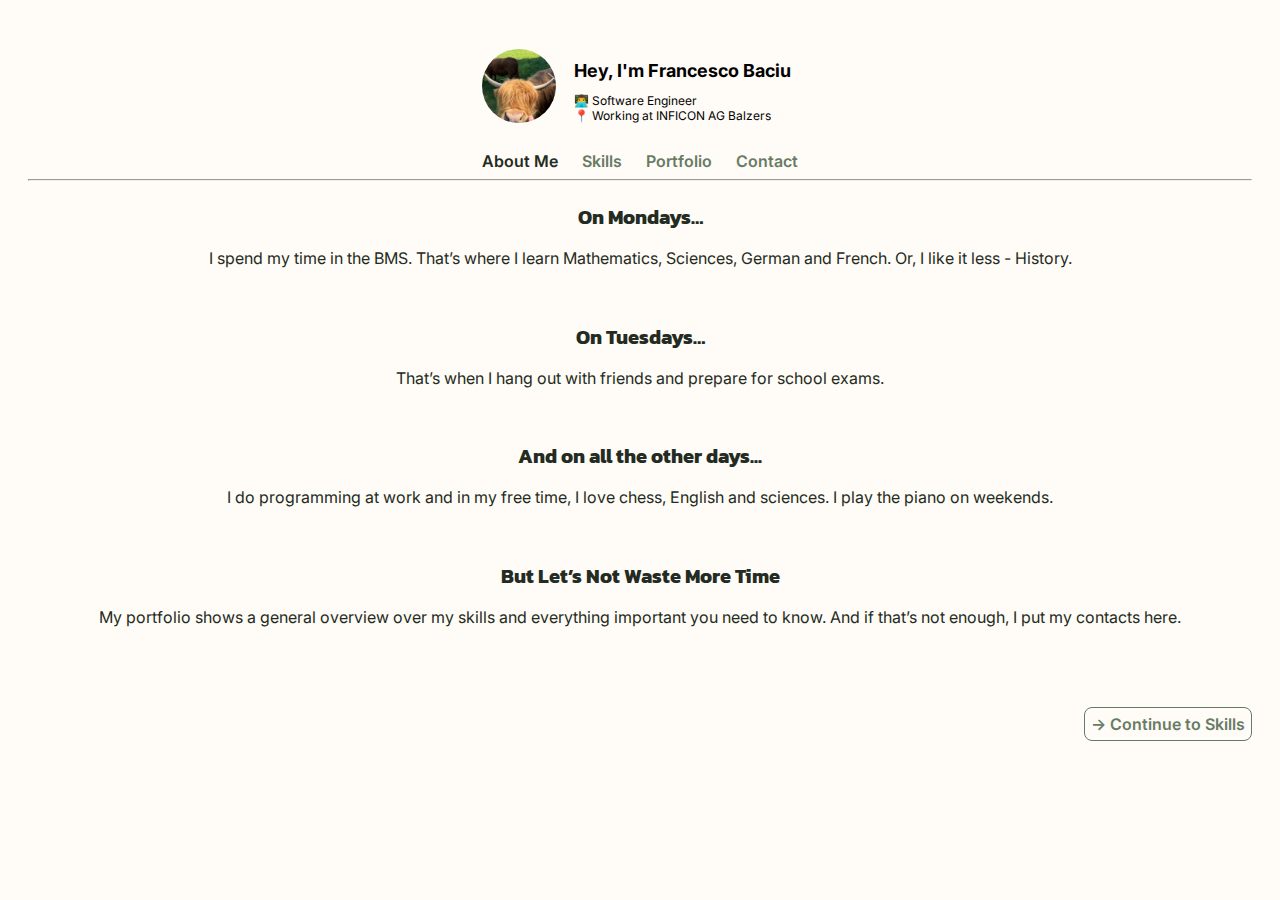
<file: index.html>
<!DOCTYPE html>
<html lang="en">
<head>
    <meta charset="UTF-8">
    <meta name="viewport" content="width=device-width, initial-scale=1.0">
    <title>About Me | Francesco Baciu</title>
    <link rel="stylesheet" href="style.css">
    <link rel="stylesheet" href="nav.css">
    <link rel="stylesheet" href="fonts.css">
    <link rel="stylesheet" href="index.css">
</head>
<body>
    <section class="nav-container">
        <header>
            <div class="profile">
                <img src="/img/profile.jpeg" alt="profile picture" class="profile" />
            </div>
            <div class="nav-introduction">
                <div>
                    <h1>Hey, I'm Francesco Baciu</h1>

                    <div class="nav-introduction-bullet">
                        <span>👨‍💻 Software Engineer</span>
                        <span>📍 Working at INFICON AG Balzers</span>
                    </div>
                </div>
                <div>

                </div>
            </div>
        </header>
        <nav class="nav-items">
            <a href="/" id="nav-item-active">About Me</a>
            <a href="/skills.html">Skills</a>
            <a href="/portfolio.html">Portfolio</a>
            <a href="/contact.html">Contact</a>
        </nav>
    </section>
    <hr />


    <main>
        <article>
            <h1>On Mondays…</h1>
            <p>I spend my time in the BMS. That’s where I learn Mathematics, Sciences, German and French. Or, I like it less - History.</p>
        </article>
        <article>
            <h1>On Tuesdays…</h1>
            <p>That’s when I hang out with friends and prepare for school exams.</p>
        </article>
        <article>
            <h1>And on all the other days...</h1>
            <p>I do programming at work and in my free time, I love chess, English and sciences. I play the piano on weekends.</p>
        </article>
        <article>
            <h1>But Let’s Not Waste More Time</h1>
            <p>My portfolio shows a general overview over my skills and everything important you need to know. And if that’s not enough, I put my contacts here.</p>
        </article>
    </main>

    <div class="justify-right">
        <a href="skills.html" class="continue">Continue to Skills</a>
    </div>
</body>
</html>
</file>
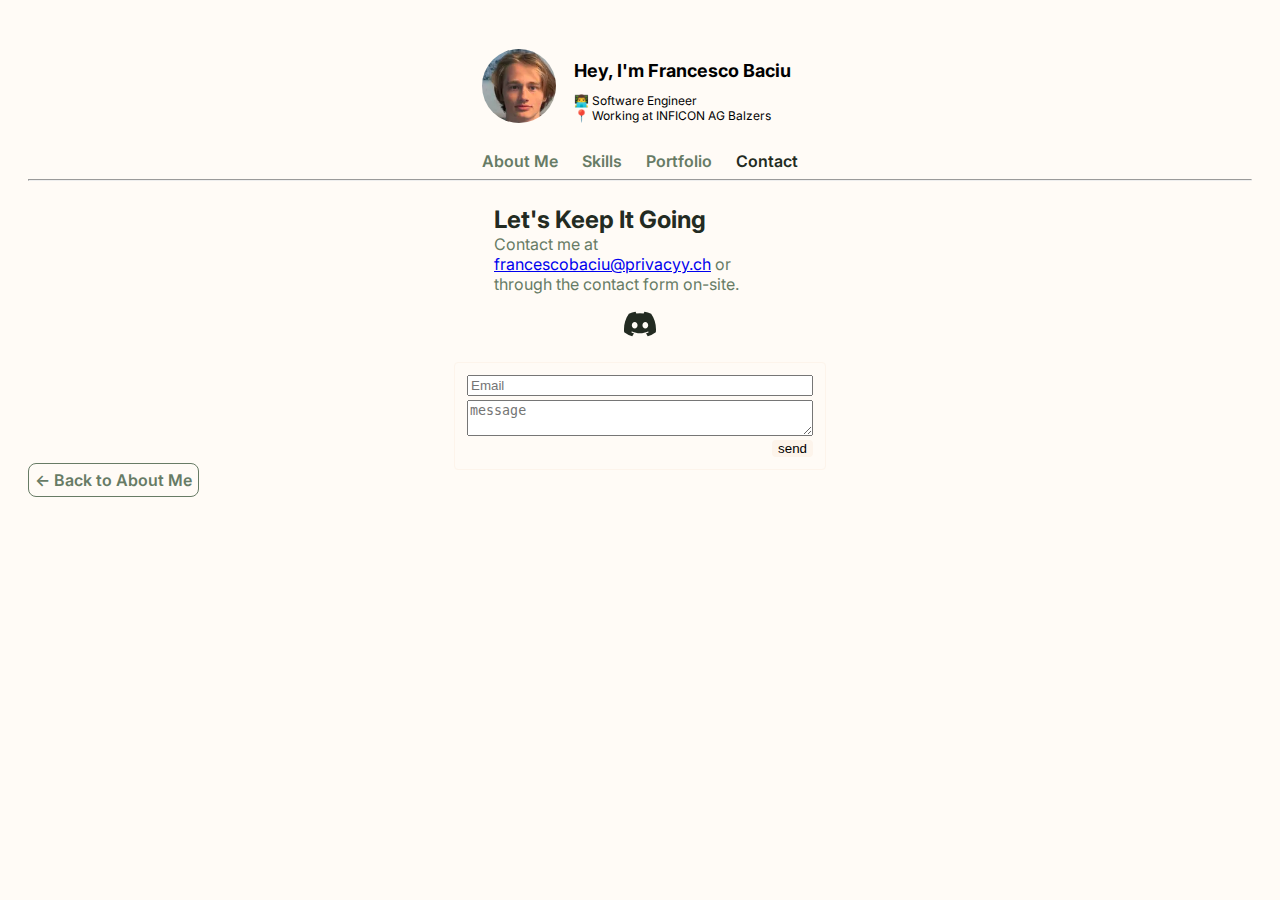
<file: contact.html>
<!DOCTYPE html>
<html lang="en">
<head>
    <meta charset="UTF-8">
    <meta name="viewport" content="width=device-width, initial-scale=1.0">
    <title>About Me | Francesco Baciu</title>
    <link rel="stylesheet" href="style.css">
    <link rel="stylesheet" href="nav.css">
    <link rel="stylesheet" href="fonts.css">
    <link rel="stylesheet" href="contact.css">
</head>
<body>
    <section class="nav-container">
        <header>
            <div class="profile">
                <img src="img/profile.webp" alt="profile picture" class="profile" />
            </div>
            <div class="nav-introduction">
                <div>
                    <h1>Hey, I'm Francesco Baciu</h1>

                    <div class="nav-introduction-bullet">
                        <span>👨‍💻 Software Engineer</span>
                        <span>📍 Working at INFICON AG Balzers</span>
                    </div>
                </div>
                <div>

                </div>
            </div>
        </header>
        <nav class="nav-items">
            <a href="/">About Me</a>
            <a href="/skills.html">Skills</a>
            <a href="/portfolio.html">Portfolio</a>
            <a href="/contact.html" id="nav-item-active">Contact</a>
        </nav>
    </section>
    <hr />


    <main>
        <div class="header">
            <h1 class="">Let's Keep It Going</h1>
            <span>Contact me at <a href="mailto:francescobaciu@privacyy.ch">francescobaciu@privacyy.ch</a> or through the contact form on-site.</span>
        </div>

        <div style="scale: 2;" onclick="alert('https://discordapp.com/users/<userid>')">
            <svg xmlns="http://www.w3.org/2000/svg" width="16" height="16" fill="currentColor" class="bi bi-discord" viewBox="0 0 16 16">
                <path d="M13.545 2.907a13.2 13.2 0 0 0-3.257-1.011.05.05 0 0 0-.052.025c-.141.25-.297.577-.406.833a12.2 12.2 0 0 0-3.658 0 8 8 0 0 0-.412-.833.05.05 0 0 0-.052-.025c-1.125.194-2.22.534-3.257 1.011a.04.04 0 0 0-.021.018C.356 6.024-.213 9.047.066 12.032q.003.022.021.037a13.3 13.3 0 0 0 3.995 2.02.05.05 0 0 0 .056-.019q.463-.63.818-1.329a.05.05 0 0 0-.01-.059l-.018-.011a9 9 0 0 1-1.248-.595.05.05 0 0 1-.02-.066l.015-.019q.127-.095.248-.195a.05.05 0 0 1 .051-.007c2.619 1.196 5.454 1.196 8.041 0a.05.05 0 0 1 .053.007q.121.1.248.195a.05.05 0 0 1-.004.085 8 8 0 0 1-1.249.594.05.05 0 0 0-.03.03.05.05 0 0 0 .003.041c.24.465.515.909.817 1.329a.05.05 0 0 0 .056.019 13.2 13.2 0 0 0 4.001-2.02.05.05 0 0 0 .021-.037c.334-3.451-.559-6.449-2.366-9.106a.03.03 0 0 0-.02-.019m-8.198 7.307c-.789 0-1.438-.724-1.438-1.612s.637-1.613 1.438-1.613c.807 0 1.45.73 1.438 1.613 0 .888-.637 1.612-1.438 1.612m5.316 0c-.788 0-1.438-.724-1.438-1.612s.637-1.613 1.438-1.613c.807 0 1.451.73 1.438 1.613 0 .888-.631 1.612-1.438 1.612"/>
            </svg>
        </div>

        <form>
            <input name="email" required type="email" placeholder="Email" />
            <textarea name="message" required type="text" placeholder="message"></textarea>
            <div class="justify-right">
                <button>send</button>
            </div>
        </form>
    </main>

    <a href="/" class="continue">Back to About Me</a>
</body>
</html>
</file>
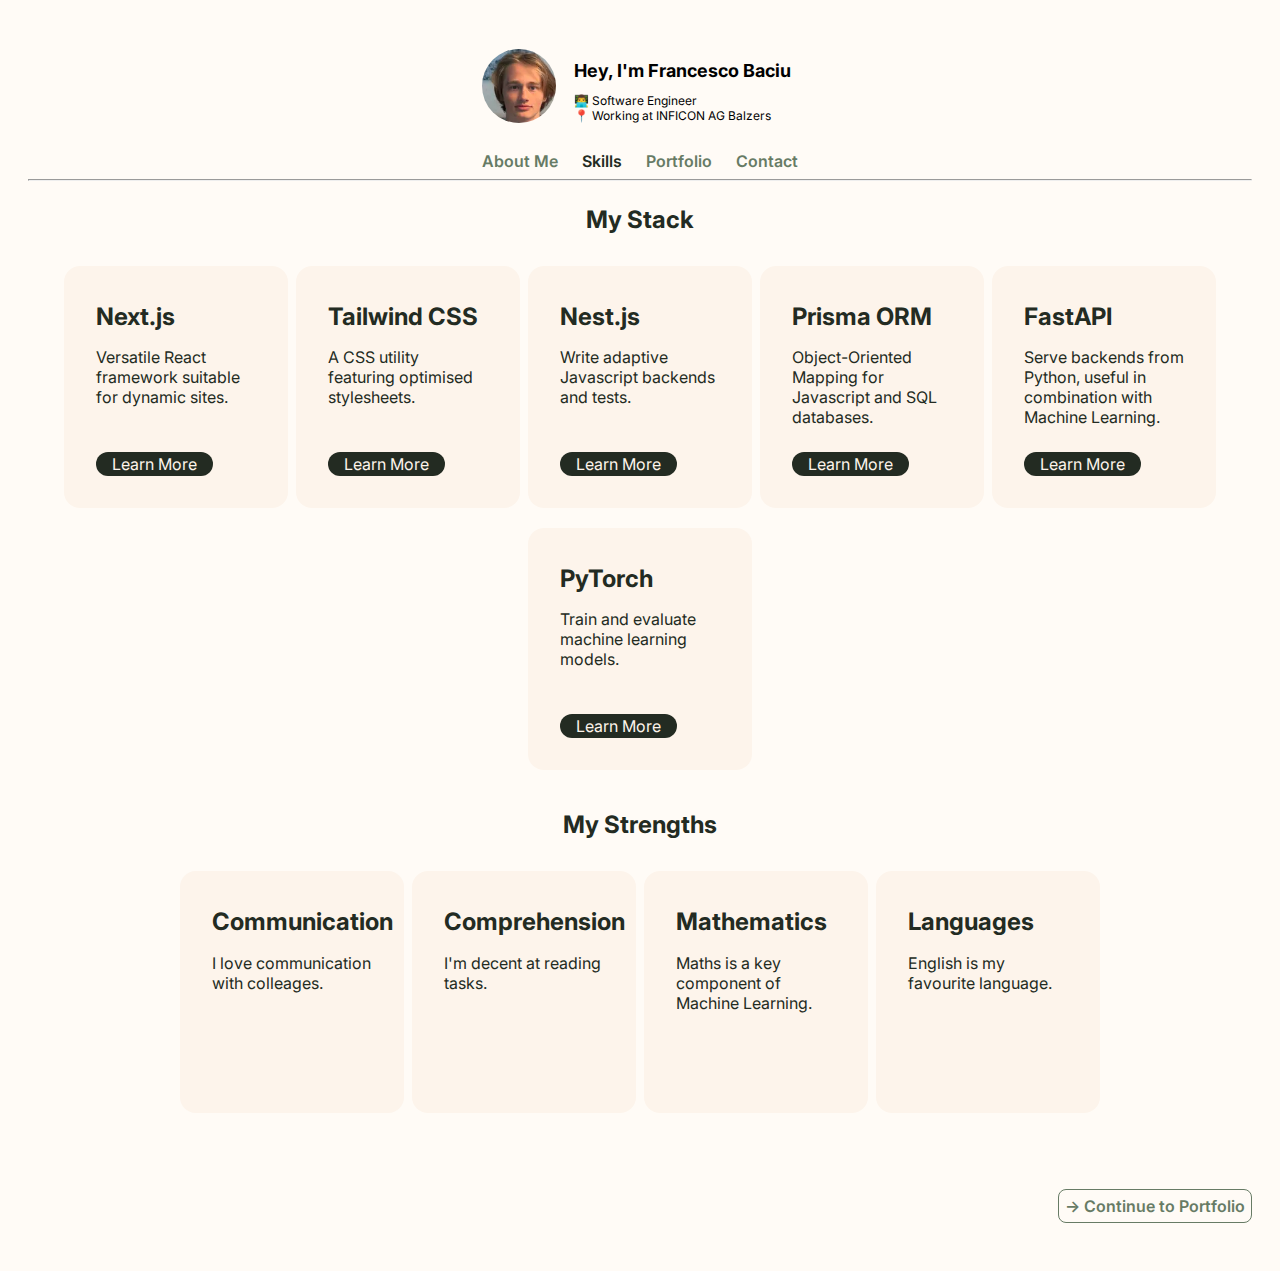
<file: skills.html>
<!DOCTYPE html>
<html lang="en">

<head>
    <meta charset="UTF-8">
    <meta name="viewport" content="width=device-width, initial-scale=1.0">
    <title>About Me | Francesco Baciu</title>
    <link rel="stylesheet" href="style.css">
    <link rel="stylesheet" href="nav.css">
    <link rel="stylesheet" href="fonts.css">
    <link rel="stylesheet" href="skills-portfolio.css">
</head>

<body>
    <section class="nav-container">
        <header>
            <div class="profile">
                <img src="/img/profile.webp" alt="profile picture" class="profile" />
            </div>
            <div class="nav-introduction">
                <div>
                    <h1>Hey, I'm Francesco Baciu</h1>

                    <div class="nav-introduction-bullet">
                        <span>👨‍💻 Software Engineer</span>
                        <span>📍 Working at INFICON AG Balzers</span>
                    </div>
                </div>
                <div>

                </div>
            </div>
        </header>
        <nav class="nav-items">
            <a href="/">About Me</a>
            <a href="/skills.html" id="nav-item-active">Skills</a>
            <a href="/portfolio.html">Portfolio</a>
            <a href="/contact.html">Contact</a>
        </nav>
    </section>
    <hr />


    <main>

        <article>
            <h1>My Stack</h1>

            <div class="list">
                <div class="box">
                    <div>
                        <h1>Next.js</h1>
                        <p>Versatile React framework suitable for dynamic sites.</p>
                    </div>
                    <a href="https://nextjs.org" rel="noreferrer noopener">Learn More</a>
                </div>
                <div class="box">
                    <div>
                        <h1>Tailwind CSS</h1>
                        <p>A CSS utility featuring optimised stylesheets.</p>
                    </div>
                    <a href="https://tailwindcss.com" rel="noreferrer noopener">Learn More</a>
                </div>
                <div class="box">
                    <div>
                        <h1>Nest.js</h1>
                        <p>Write adaptive Javascript backends and tests.</p>
                    </div>
                    <a href="https://nestjs.org" rel="noreferrer noopener">Learn More</a>
                </div>
                <div class="box">
                    <div>
                        <h1>Prisma ORM</h1>
                        <p>Object-Oriented Mapping for Javascript and SQL databases.</p>
                    </div>
                    <a href="https://prisma.io" rel="noreferrer noopener">Learn More</a>
                </div>
                <div class="box">
                    <div>
                        <h1>FastAPI</h1>
                        <p>Serve backends from Python, useful in combination with Machine Learning.</p>
                    </div>
                    <a href="https://fastapi.tiangolo.com" rel="noreferrer noopener">Learn More</a>
                </div>
                <div class="box">
                    <div>
                        <h1>PyTorch</h1>
                        <p>Train and evaluate machine learning models.</p>
                    </div>
                    <a href="https://pytorch.org" rel="noreferrer noopener">Learn More</a>
                </div>
            </div>
        </article>

        <article>
            <h1>My Strengths</h1>

            <div class="list">
                <div class="box">
                    <div>
                        <h1>Communication</h1>
                        <p>I love communication with colleages.</p>
                    </div>
                </div>

                <div class="box">
                    <div>
                        <h1>Comprehension</h1>
                        <p>I'm decent at reading tasks.</p>
                    </div>
                </div>

                <div class="box">
                    <div>
                        <h1>Mathematics</h1>
                        <p>Maths is a key component of Machine Learning.</p>
                    </div>
                </div>

                <div class="box">
                    <div>
                        <h1>Languages</h1>
                        <p>English is my favourite language.</p>
                    </div>
                </div>
            </div>
        </article>
    </main>

    <div class="justify-right">
        <a href="portfolio.html" class="continue">Continue to Portfolio</a>
    </div>
</body>

</html>
</file>
<file: style.css>
@import url('https://fonts.googleapis.com/css2?family=Inter:ital,opsz,wght@0,14..32,100..900;1,14..32,100..900&family=Kanit:ital,wght@0,100;0,200;0,300;0,400;0,500;0,600;0,700;0,800;0,900;1,100;1,200;1,300;1,400;1,500;1,600;1,700;1,800;1,900&display=swap');

:root {
    --bg-subtle: #FDF4EB;
    --bg: #FFFBF6;
    --content-url: #5C8CF4;
    --content-subtle: #677B65;
    --content-default: #232B22;

    font-family: "Inter", 'Segoe UI', Tahoma, Geneva, Verdana, sans-serif;
    color: var(--content-default);
}

html {
    background-color: var(--bg);
}

body {
    padding-left: 20px;
    padding-right: 20px;
    padding-top: 40px;
    padding-bottom: 40px;
    box-sizing: content-box;
    font-family: "Inter", 'Segoe UI', Tahoma, Geneva, Verdana, sans-serif;
}

.profile-img {
    border-radius: 999px;
}

main {
    display: flex;
    flex-direction: column;
    gap: 24px;
}

main h1 {
    font-size: 1.5em;
}

.continue {
    border-radius: 8px;
    border: 1px solid var(--content-subtle);
    color: var(--content-subtle);
    padding: 6px;
    font-weight: 600;
    margin-top: 4rem;
}

.continue::before {
    content: "-> ";
}
.continue {
    text-decoration: none;
}

.justify-right {
    display: flex;
    justify-items: center;
    justify-content: end;
}

video {
    border-radius: 0.25rem;
    max-width: 90vw;
}
</file>
<file: nav.css>
.profile {
    border-radius: 999px;
}

h1 {
    font-size: 18px;
}

.nav-container {
    margin: auto;
    width: fit-content;
    display: flex;
    flex-direction: column;
    gap: 24px;
    color: #000;
}
.nav-container header {
    display: flex;
    gap: 18px;
    align-items: center;
}

.nav-introduction {
    display: flex;
    flex-direction: column;
    gap: 4px;
}
.nav-introduction-bullet {
    display: flex;
    flex-direction: column;
    font-size: 12px;
}

.nav-items {
    display: flex;
    gap: 24px;
    font-size: 14;
    font-weight: 600;
}
.nav-items a {
    color: var(--content-subtle);
    text-decoration: none;
}
.nav-items a:hover {
    color: var(--content-default);
}
#nav-item-active {
    color: var(--content-default)
}

.profile {
    background-color: transparent;
    border-radius: 999px;
    padding: 0px;
}
.profile img {
    width: 74px;
    height: 74px;
    object-fit: cover;
    object-position: center;
}
</file>
<file: fonts.css>
@import url('https://fonts.googleapis.com/css2?family=Inter:ital,opsz,wght@0,14..32,100..900;1,14..32,100..900&family=Kanit:ital,wght@0,100;0,200;0,300;0,400;0,500;0,600;0,700;0,800;0,900;1,100;1,200;1,300;1,400;1,500;1,600;1,700;1,800;1,900&display=swap');


.kanit-thin {
  font-family: "Kanit", sans-serif;
  font-weight: 100;
  font-style: normal;
}

.kanit-extralight {
  font-family: "Kanit", sans-serif;
  font-weight: 200;
  font-style: normal;
}

.kanit-light {
  font-family: "Kanit", sans-serif;
  font-weight: 300;
  font-style: normal;
}

.kanit-regular {
  font-family: "Kanit", sans-serif;
  font-weight: 400;
  font-style: normal;
}

.kanit-medium {
  font-family: "Kanit", sans-serif;
  font-weight: 500;
  font-style: normal;
}

.kanit-semibold {
  font-family: "Kanit", sans-serif;
  font-weight: 600;
  font-style: normal;
}

.kanit-bold {
  font-family: "Kanit", sans-serif;
  font-weight: 700;
  font-style: normal;
}

.kanit-extrabold {
  font-family: "Kanit", sans-serif;
  font-weight: 800;
  font-style: normal;
}

.kanit-black {
  font-family: "Kanit", sans-serif;
  font-weight: 900;
  font-style: normal;
}

.kanit-thin-italic {
  font-family: "Kanit", sans-serif;
  font-weight: 100;
  font-style: italic;
}

.kanit-extralight-italic {
  font-family: "Kanit", sans-serif;
  font-weight: 200;
  font-style: italic;
}

.kanit-light-italic {
  font-family: "Kanit", sans-serif;
  font-weight: 300;
  font-style: italic;
}

.kanit-regular-italic {
  font-family: "Kanit", sans-serif;
  font-weight: 400;
  font-style: italic;
}

.kanit-medium-italic {
  font-family: "Kanit", sans-serif;
  font-weight: 500;
  font-style: italic;
}

.kanit-semibold-italic {
  font-family: "Kanit", sans-serif;
  font-weight: 600;
  font-style: italic;
}

.kanit-bold-italic {
  font-family: "Kanit", sans-serif;
  font-weight: 700;
  font-style: italic;
}

.kanit-extrabold-italic {
  font-family: "Kanit", sans-serif;
  font-weight: 800;
  font-style: italic;
}

.kanit-black-italic {
  font-family: "Kanit", sans-serif;
  font-weight: 900;
  font-style: italic;
}




.inter-500 {
  font-family: "Inter", sans-serif;
  font-optical-sizing: auto;
  font-weight: 500;
  font-style: normal;
}

.inter-400 {
  font-family: "Inter", sans-serif;
  font-optical-sizing: auto;
  font-weight: 400;
  font-style: normal;
}

.inter-600 {
  font-family: "Inter", sans-serif;
  font-optical-sizing: auto;
  font-weight: 600;
  font-style: normal;
}

.inter-700 {
  font-family: "Inter", sans-serif;
  font-optical-sizing: auto;
  font-weight: 700;
  font-style: normal;
}

.inter-800 {
  font-family: "Inter", sans-serif;
  font-optical-sizing: auto;
  font-weight: 800;
  font-style: normal;
}
</file>
<file: index.css>
main article h1 {
    font-family: "Kanit", sans-serif;
    font-weight: 700;
    font-style: normal;
    font-size: 20px;
}
main article p {
    font-size: 16px;
}
main {
    text-align: center;
}
</file>
<file: contact.css>
main {
    display: flex;
    align-items: center;
    flex-direction: column;
}

form {
    display: flex;
    flex-direction: column;
    gap: 4px;
    border: 1px solid var(--bg-subtle);
    padding: 12px;
    border-radius: 0.25rem;
    width: 346px;
}

.header h1 {
    margin-bottom: 0px;
}
.header {
    width: 292px;
}
.header span {
    color: var(--content-subtle);
}

button {
    border: none;
    background-color: var(--bg-subtle);
    border-radius: 0.25rem;
}


.continue:before {
    content: '<- ';
}
</file>
<file: skills-portfolio.css>
main {
    display: flex;
    flex-direction: column;
    gap: 24px;
    align-items: center;
}

article {
    display: flex;
    flex-direction: column;
    gap: 16px;
    align-items: center;
}

.list {
    display: flex;
    flex-wrap: wrap;
    width: fit-content;
    justify-content: center;
    gap: 8px;
}

.box {
    display: flex;
    flex-direction: column;
    justify-content: space-between;
    align-items: start;
    width: 160px;
    height: 190px;
    background-color: var(--bg-subtle);
    padding: 2rem;
    padding-top: 1.25rem;
    border-radius: 1rem;
}

.box:first-child {
    display: flex;
    flex-direction: column;
    align-items: start;
    margin-bottom: 12px;
    max-width: 100%;
    overflow-y: hidden;
}

.box:first-child>h1 {
    font-size: 1.25em;
    font-weight: 800;
    color: var(--content-default);
    margin: 0px;
}

.box:first-child>p {
    font-size: 0.875em;
    margin: 0px;
    overflow-y: scroll;
    box-sizing: border-box;
}

.box>a {
    background-color: var(--content-default);
    color: var(--bg-subtle);
    border-radius: 2rem;
    padding-left: 1rem;
    padding-right: 1rem;
    padding-top: 2px;
    padding-bottom: 2px;
    text-align: center;
}


.full {
    width: 100%;
    height: 100%;
}

.full div {
    width: 100%;
    height: 100%;
}

code {
    background-color: var(--bg);
    padding: 8px;
    flex-grow: 1;
    width: 100%;
}

a {
    text-decoration: none;
}
</file>
